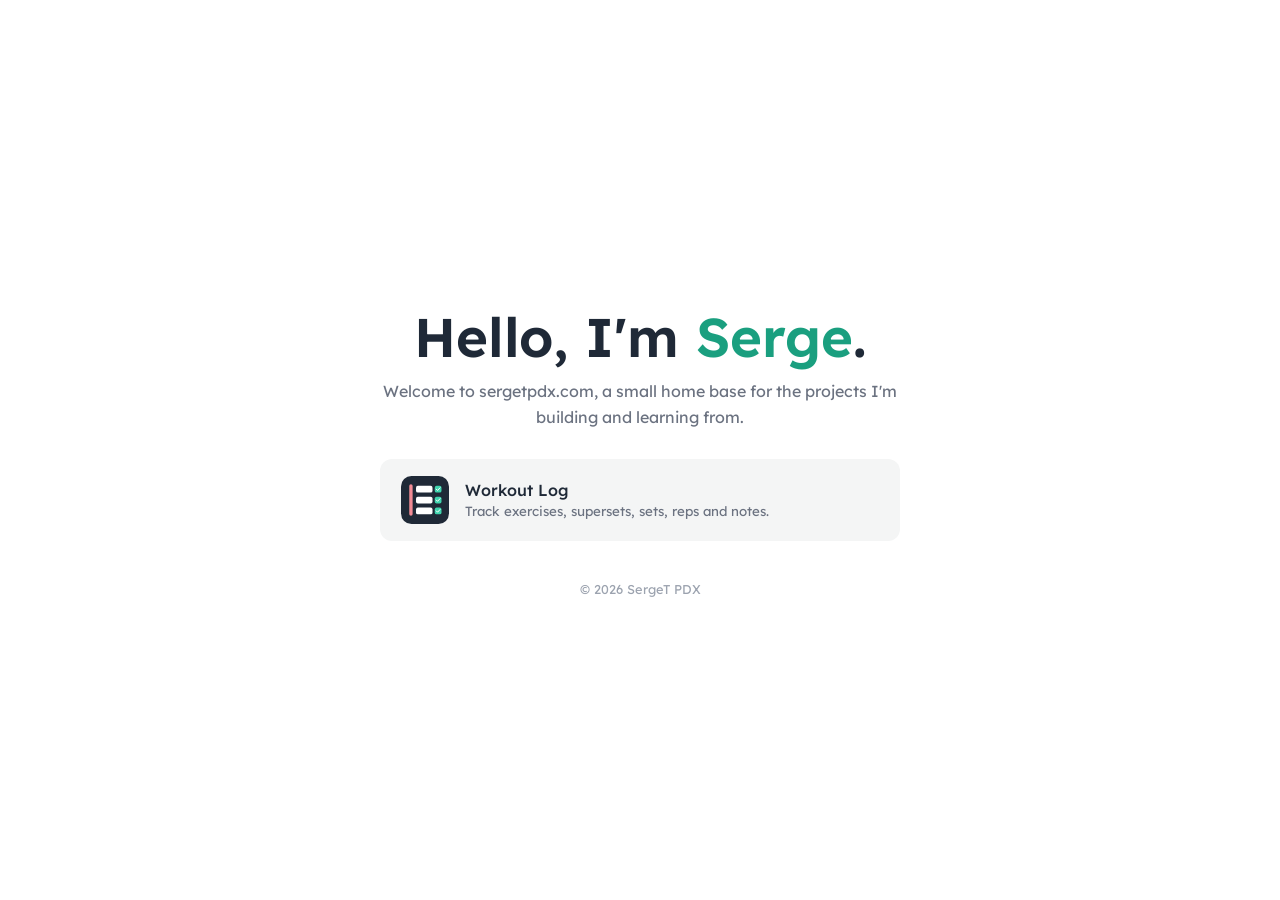
<file: index.html>
<!doctype html>
<html lang="en">
<head>
  <meta charset="utf-8">
  <meta name="viewport" content="width=device-width, initial-scale=1">
  <title>SergeT PDX</title>
  <meta name="description" content="Home of sergetpdx.com">
  <link rel="preconnect" href="https://fonts.googleapis.com">
  <link rel="preconnect" href="https://fonts.gstatic.com" crossorigin>
  <link href="https://fonts.googleapis.com/css2?family=Lexend:wght@400;500;600&display=swap" rel="stylesheet">
  <link rel="stylesheet" href="assets/css/site.css">
  <link rel="icon" href="workout_app/img/logo.svg" type="image/svg+xml">
  <style>
    main { min-height: 100vh; display: grid; place-items: center; padding: 24px 16px; }
    .hello { max-width: 520px; text-align: center; }
    h1 { font-size: clamp(2.2rem, 7vw, 3.4rem); font-weight: 600; margin: 0 0 8px; }
    h1 span { color: var(--mint-dark); }
    p { color: var(--ink-soft); line-height: 1.6; margin: 0 0 28px; }
    .card {
      display: flex; align-items: center; gap: 16px; text-align: left;
      padding: 16px 20px; border-radius: var(--radius); background: var(--surface);
      color: var(--ink); text-decoration: none; border: 1px solid transparent;
    }
    .card:hover { border-color: var(--mint); }
    .card img { width: 48px; height: 48px; }
    .card strong { display: block; font-weight: 500; }
    .card small { color: var(--ink-soft); }
    footer { margin-top: 40px; font-size: .8rem; color: var(--ink-faint); }
  </style>
</head>
<body>
  <main>
    <div class="hello">
      <h1>Hello, I'm <span>Serge</span>.</h1>
      <p>Welcome to sergetpdx.com, a small home base for the projects I'm building and learning from.</p>
      <a class="card" href="workout_app/">
        <img src="workout_app/img/logo.svg" alt="">
        <div>
          <strong>Workout Log</strong>
          <small>Track exercises, supersets, sets, reps and notes.</small>
        </div>
      </a>
      <footer>&copy; <span id="year"></span> SergeT PDX</footer>
    </div>
  </main>
  <script>document.getElementById("year").textContent = new Date().getFullYear();</script>
</body>
</html>
</file>
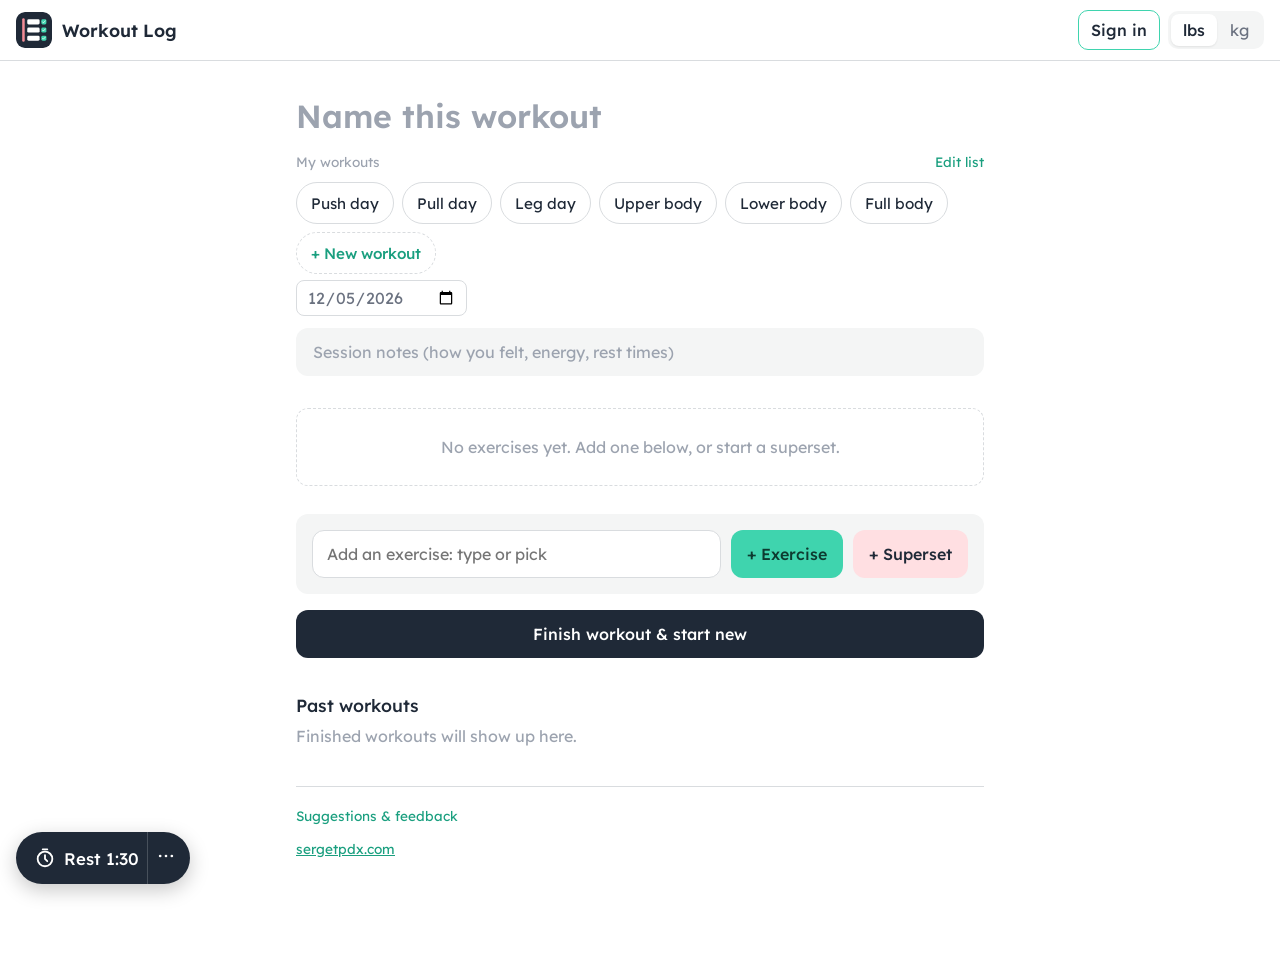
<file: workout_app/index.html>
<!doctype html>
<html lang="en">
<head>
  <meta charset="utf-8">
  <meta name="viewport" content="width=device-width, initial-scale=1, viewport-fit=cover">
  <title>Workout Log · SergeT PDX</title>
  <meta name="description" content="Log workouts: exercises, supersets, sets, reps, weight and notes.">
  <meta name="theme-color" content="#1f2937">
  <link rel="icon" href="img/logo.svg" type="image/svg+xml">
  <link rel="apple-touch-icon" href="img/logo.svg">
  <link rel="preconnect" href="https://fonts.googleapis.com">
  <link rel="preconnect" href="https://fonts.gstatic.com" crossorigin>
  <link href="https://fonts.googleapis.com/css2?family=Lexend:wght@400;500;600&display=swap" rel="stylesheet">
  <link rel="stylesheet" href="../assets/css/site.css">
  <link rel="stylesheet" href="css/workout.css">
</head>
<body>
  <header class="topbar">
    <a class="brand" href="../" aria-label="Back to sergetpdx.com">
      <img src="img/logo.svg" alt="" width="36" height="36">
      <span>Workout Log</span>
    </a>
    <div class="top-actions">
    <div id="account" class="account"></div>
    <div class="unit-switch" role="group" aria-label="Default weight unit">
      <button type="button" data-action="default-unit" data-unit="lbs">lbs</button>
      <button type="button" data-action="default-unit" data-unit="kg">kg</button>
    </div>
    </div>
  </header>

  <main id="app" class="wrap">
    <div id="sync-choice"></div>
    <section class="session">
      <textarea id="workout-name" class="title-input" data-field="workout-name" rows="1" placeholder="Name this workout" aria-label="Workout name" autocomplete="off" enterkeyhint="done"></textarea>
      <div class="title-picker" aria-label="My workouts">
        <div class="picker-head">
          <span>My workouts</span>
          <button type="button" class="link-btn" data-action="manage-titles" aria-pressed="false">Edit list</button>
        </div>
        <div id="title-chips" class="chips"></div>
        <div id="new-form-slot"></div>
      </div>
      <div class="session-meta">
        <input id="workout-date" type="date" data-field="workout-date" aria-label="Workout date">
        <span id="progress" class="progress"></span>
      </div>
      <textarea id="workout-notes" class="notes" data-field="workout-notes" rows="1" placeholder="Session notes (how you felt, energy, rest times)" aria-label="Session notes"></textarea>
    </section>

    <section id="blocks" aria-label="Exercises"></section>

    <section class="add-bar" aria-label="Add to workout">
      <input id="new-exercise" list="exercise-list" placeholder="Add an exercise: type or pick" aria-label="Exercise name" autocomplete="off">
      <div class="add-actions">
        <button type="button" class="btn btn-primary" data-action="add-single">+ Exercise</button>
        <button type="button" class="btn btn-pink" data-action="add-superset">+ Superset</button>
      </div>
      <p id="add-error" class="field-error" role="alert"></p>
    </section>

    <div id="save-slot"></div>

    <button type="button" class="btn btn-finish" data-action="finish">Finish workout &amp; start new</button>

    <section class="history">
      <h2>Past workouts</h2>
      <ul id="history-list"></ul>
    </section>

    <footer class="app-footer">
      <button type="button" class="link-btn" data-action="open-feedback" aria-expanded="false" hidden>Suggestions &amp; feedback</button>
      <div id="feedback-slot"></div>
      <p class="foot-links"><a href="../">sergetpdx.com</a></p>
    </footer>
  </main>

  <div id="rest-timer" class="rest-timer" aria-label="Rest timer"></div>

  <datalist id="exercise-list"></datalist>
  <div id="toast" class="toast" role="status" aria-live="polite" hidden>
    <span id="toast-msg"></span>
    <button type="button" data-action="undo">Undo</button>
  </div>

  <script type="module" src="js/app.js"></script>
</body>
</html>
</file>
<file: assets/css/site.css>
/* Shared design tokens for sergetpdx.com — every page and app imports this. */
:root {
  --ink: #1f2937;
  --ink-soft: #6b7280;
  --ink-faint: #9ca3af;
  --bg: #ffffff;
  --surface: #f4f5f5;
  --line: #d9dcdf;
  --mint: #3fd4ae;
  --mint-dark: #1a9f7f;
  --pink: #f28b95;
  --pink-soft: #ffdfe2;
  --danger: #d9485a;
  --radius: 12px;
  --font: "Lexend", system-ui, -apple-system, "Segoe UI", sans-serif;
}

@media (prefers-color-scheme: dark) {
  :root {
    --ink: #eef0f2;
    --ink-soft: #a7adb5;
    --ink-faint: #7b828b;
    --bg: #14181d;
    --surface: #1f252c;
    --line: #353c45;
    --pink-soft: #4a2a30;
  }
}

* { box-sizing: border-box; }

html, body {
  margin: 0;
  background: var(--bg);
  color: var(--ink);
  font-family: var(--font);
  -webkit-font-smoothing: antialiased;
}

a { color: var(--mint-dark); }
</file>
<file: workout_app/css/workout.css>
/* Workout Log styles. Colors and font come from ../assets/css/site.css */

body { padding-bottom: env(safe-area-inset-bottom); }

.wrap { max-width: 720px; margin: 0 auto; padding: 8px 16px 120px; } /* room for the timer */

button { font: inherit; color: inherit; cursor: pointer; }
input, textarea { font: inherit; color: var(--ink); }

/* ---------- top bar ---------- */
.topbar {
  position: sticky; top: 0; z-index: 5;
  display: flex; align-items: center; justify-content: space-between; gap: 12px;
  padding: 10px 16px; background: var(--bg); border-bottom: 1px solid var(--line);
}
.brand { display: flex; align-items: center; gap: 10px; color: var(--ink); text-decoration: none; font-weight: 600; font-size: 1.1rem; }
.brand img { border-radius: 9px; }

.unit-switch { display: flex; background: var(--surface); border-radius: 10px; padding: 3px; }
.unit-switch button {
  border: 0; background: transparent; padding: 6px 12px; border-radius: 8px; color: var(--ink-soft); min-width: 44px;
}
.unit-switch button[aria-pressed="true"] { background: var(--bg); color: var(--ink); font-weight: 500; box-shadow: 0 1px 2px rgba(0,0,0,.08); }

/* ---------- account / sync ---------- */
.top-actions { display: flex; align-items: center; gap: 8px; }
.account { position: static; } /* panel anchors to the sticky header instead */
.btn-signin {
  border: 1.5px solid var(--mint); background: var(--bg); color: var(--ink); border-radius: 10px;
  padding: 7px 12px; font-weight: 500; min-height: 40px;
}
.account-btn {
  position: relative; display: grid; place-items: center; width: 42px; height: 42px;
  border-radius: 10px; border: 1.5px solid var(--line); background: var(--bg);
}
.account-btn svg { width: 24px; height: 24px; fill: none; stroke: var(--ink); stroke-width: 1.8; stroke-linejoin: round; }
.sync-dot {
  position: absolute; right: 6px; bottom: 6px; width: 10px; height: 10px; border-radius: 50%;
  background: var(--ink-faint); border: 2px solid var(--bg);
}
.sync-synced .sync-dot { background: var(--mint); }
.sync-syncing .sync-dot { background: #f0b429; }
.sync-error .sync-dot, .sync-offline .sync-dot { background: var(--danger); }
.account-panel {
  position: absolute; right: 16px; top: calc(100% + 6px); width: min(320px, calc(100vw - 32px)); z-index: 20;
  background: var(--bg); border: 1px solid var(--line); border-radius: var(--radius); padding: 14px 16px;
  box-shadow: 0 10px 30px rgba(0,0,0,.15);
}
.account-panel p { margin: 0 0 6px; }
.acct-email { font-weight: 500; overflow-wrap: anywhere; }
.acct-status { color: var(--mint-dark); font-size: .9rem; }
.acct-note { color: var(--ink-soft); font-size: .85rem; }
.acct-actions { display: grid; grid-template-columns: 1fr 1fr; gap: 8px; margin-top: 10px; }
.acct-actions .btn { min-height: 42px; padding: 8px; }

.sync-choice {
  margin: 16px 0 4px; padding: 16px; border-radius: var(--radius);
  border: 2px solid var(--mint); background: var(--surface);
}
.sync-choice h2 { margin: 0 0 6px; font-size: 1.05rem; font-weight: 600; }
.sync-choice p { margin: 0 0 4px; color: var(--ink-soft); font-size: .95rem; line-height: 1.45; }
.sync-choice .acct-actions .btn { min-height: 48px; }
@media (max-width: 400px) { .sync-choice .acct-actions { grid-template-columns: 1fr; } }

/* ---------- session ---------- */
.session { padding: 16px 0 8px; }
.title-input {
  display: block; width: 100%; border: 0; background: transparent; padding: 4px 0;
  font-size: 2rem; font-weight: 600; line-height: 1.2; outline: none;
  resize: none; overflow: hidden; overflow-wrap: anywhere;
}
.title-input::placeholder { color: var(--ink-faint); }
.title-input:focus { box-shadow: inset 0 -2px 0 var(--mint); }
.session-meta { display: flex; align-items: center; justify-content: space-between; gap: 12px; margin: 6px 0 12px; }
.session-meta input[type="date"] {
  border: 1px solid var(--line); background: var(--bg); border-radius: 8px; padding: 6px 10px; color: var(--ink-soft);
}
.progress { color: var(--mint-dark); font-weight: 500; font-size: .9rem; }

.notes {
  width: 100%; resize: none; overflow: hidden; border: 1px solid transparent;
  background: var(--surface); border-radius: var(--radius); padding: 12px 16px;
  font-size: 1rem; line-height: 1.4; min-height: 48px;
}
.notes::placeholder { color: var(--ink-faint); }
.notes:focus, .num-input:focus, .add-bar input:focus, .ss-add input:focus { outline: none; border-color: var(--mint); }

/* ---------- workout title pick list ---------- */
.title-picker { margin: 10px 0 4px; }
.picker-head { display: flex; align-items: center; justify-content: space-between; color: var(--ink-faint); font-size: .85rem; margin-bottom: 8px; }
.link-btn { border: 0; background: transparent; color: var(--mint-dark); font-size: .85rem; padding: 4px 0; }
.chips { display: flex; flex-wrap: wrap; gap: 8px; }
.chip {
  display: inline-flex; align-items: center; max-width: 100%;
  border: 1.5px solid var(--line); border-radius: 999px; background: var(--bg);
}
.chip.is-on { border-color: var(--mint); background: var(--mint); }
.chip.is-on .chip-btn { color: #0d3b30; font-weight: 500; }
.chip-btn {
  border: 0; background: transparent; padding: 8px 14px; min-height: 40px; text-align: left;
  white-space: normal; overflow-wrap: anywhere; line-height: 1.25; font-size: .95rem;
}
.chip-x { border: 0; background: transparent; color: var(--danger); font-size: 1.2rem; padding: 0 12px 0 0; min-height: 40px; }
.chip-btn small { color: var(--ink-faint); font-size: .8rem; margin-left: 4px; }
.chip.is-on .chip-btn small { color: #0d3b30; }
.chip-new { border-style: dashed; }
.chip-new .chip-btn { color: var(--mint-dark); font-weight: 500; }
.new-form {
  display: grid; grid-template-columns: 1fr auto auto; gap: 8px; margin-top: 12px;
  padding: 12px; border-radius: var(--radius); background: var(--surface);
}
.new-form input {
  height: 48px; padding: 0 14px; border: 1px solid var(--line); border-radius: var(--radius); background: var(--bg); font-size: 1rem; min-width: 0;
}
.new-form .hint { grid-column: 1 / -1; margin: 0; color: var(--ink-soft); font-size: .85rem; }
.tpl-edit { display: flex; align-items: center; gap: 8px; width: 100%; }
.tpl-edit input {
  flex: 1; min-width: 0; height: 44px; padding: 0 14px; font-size: 1rem;
  border: 1.5px solid var(--line); border-radius: 999px; background: var(--bg);
}
.tpl-edit input:focus, .new-form input:focus { outline: none; border-color: var(--mint); }
.btn.btn-save {
  width: 100%; margin-top: 16px; text-align: left; background: var(--mint); color: #0d3b30;
}
.btn-save small { display: block; font-weight: 400; color: #0d3b30; opacity: .8; margin-top: 2px; }
.toast button[hidden] { display: none; }

@media (max-width: 400px) {
  .new-form { grid-template-columns: 1fr 1fr; }
  .new-form input { grid-column: 1 / -1; }
}

/* ---------- blocks ---------- */
#blocks { display: flex; flex-direction: column; gap: 20px; margin-top: 20px; }

.exercise { display: flex; flex-direction: column; gap: 14px; }
.single .exercise { padding: 16px; border: 1px solid var(--line); border-radius: var(--radius); }

.ex-head { display: flex; align-items: flex-start; justify-content: space-between; gap: 12px; }
.ex-title h3 { margin: 0; font-size: 1.25rem; font-weight: 500; }
.ex-title p { margin: 2px 0 0; color: var(--ink-faint); font-size: .95rem; }

.superset { position: relative; }
.ss-head { display: flex; align-items: center; gap: 8px; }
.ss-tag {
  background: var(--pink-soft); color: var(--ink); font-size: 1.05rem; font-weight: 500;
  padding: 6px 14px; border-radius: 12px 12px 12px 0;
}
.stepper { display: flex; gap: 4px; margin-left: auto; }
.stepper button {
  width: 36px; height: 36px; border-radius: 10px; border: 1px solid var(--line); background: var(--bg); font-size: 1.2rem; line-height: 1;
}
.ss-body {
  border-left: 4px solid var(--pink-soft); margin-left: 0; padding: 16px 0 4px 16px;
  display: flex; flex-direction: column; gap: 24px;
}
.ss-body .exercise + .exercise { padding-top: 20px; border-top: 1px dashed var(--line); }

/* ---------- set rows ---------- */
.sets { display: flex; flex-direction: column; gap: 10px; }
.set-row {
  display: grid; align-items: center; gap: 8px;
  grid-template-columns: 40px minmax(0, 1fr) 40px minmax(0, 1fr) 40px 48px 28px;
}
.set-num {
  display: grid; place-items: center; height: 44px; border: 1.5px solid var(--line); border-radius: 10px; font-size: 1.05rem;
}
.num-input {
  width: 100%; height: 52px; text-align: center; font-size: 1.3rem; border: 1px solid transparent;
  background: var(--surface); border-radius: var(--radius); -moz-appearance: textfield;
}
.num-input::-webkit-outer-spin-button, .num-input::-webkit-inner-spin-button { -webkit-appearance: none; margin: 0; }
.num-input::placeholder { color: var(--ink-faint); }
.unit-label, .unit-btn { color: var(--ink-faint); font-size: .95rem; text-align: center; }
.unit-btn {
  border: 0; background: transparent; padding: 6px 0; border-radius: 6px; text-decoration: underline dotted; text-underline-offset: 3px;
}
.unit-btn:hover { color: var(--ink); }

.check {
  width: 48px; height: 48px; border-radius: 10px; border: 1.5px solid var(--line); background: var(--bg);
  display: grid; place-items: center; transition: background .15s, border-color .15s;
}
.check svg { width: 26px; height: 26px; fill: none; stroke: var(--line); stroke-width: 2.4; stroke-linecap: round; stroke-linejoin: round; }
.check[aria-pressed="true"] { background: var(--mint); border-color: var(--mint); }
.check[aria-pressed="true"] svg { stroke: #fff; }
.set-row.is-done .num-input { color: var(--ink-soft); }

.icon-btn {
  display: grid; place-items: center; width: 40px; height: 40px; flex: none;
  border: 0; background: transparent; border-radius: 10px; color: var(--ink-faint); font-size: 1.4rem;
}
.icon-btn:hover { background: var(--surface); color: var(--danger); }
.icon-btn svg { width: 22px; height: 22px; fill: none; stroke: currentColor; stroke-width: 1.8; stroke-linecap: round; stroke-linejoin: round; }
.icon-btn.small { width: 28px; height: 28px; font-size: 1.2rem; }
.icon-spacer { width: 28px; }

/* ---------- buttons & add bars ---------- */
.btn {
  border: 0; border-radius: var(--radius); padding: 12px 16px; font-weight: 500; min-height: 48px;
}
.btn-primary { background: var(--mint); color: #0d3b30; }
.btn-pink { background: var(--pink-soft); color: var(--ink); }
.btn-ghost { background: transparent; border: 1.5px dashed var(--line); color: var(--ink-soft); }
.btn-ghost:hover { border-color: var(--mint); color: var(--ink); }
.btn-finish { width: 100%; margin-top: 16px; background: var(--ink); color: var(--bg); }

.add-bar {
  margin-top: 28px; padding: 16px; border-radius: var(--radius); background: var(--surface);
  display: flex; flex-direction: column; gap: 10px;
}
.add-bar input, .ss-add input {
  width: 100%; height: 48px; padding: 0 14px; border: 1px solid var(--line); border-radius: var(--radius); background: var(--bg); font-size: 1rem;
}
.add-actions { display: grid; grid-template-columns: 1fr 1fr; gap: 10px; }
.field-error { margin: 0; color: var(--danger); font-size: .85rem; min-height: 0; }
.field-error:empty { display: none; }
.ss-add { display: grid; grid-template-columns: 1fr auto; gap: 8px; }

.empty { color: var(--ink-faint); margin: 0; }
.empty.big { text-align: center; padding: 28px 0; border: 1.5px dashed var(--line); border-radius: var(--radius); }

/* ---------- history ---------- */
.history { margin-top: 36px; }
.history h2 { font-size: 1.1rem; font-weight: 500; margin: 0 0 10px; }
.history ul { list-style: none; margin: 0; padding: 0; display: flex; flex-direction: column; gap: 8px; }
.history li { display: flex; align-items: center; gap: 8px; }
.hist-open {
  flex: 1; text-align: left; border: 1px solid var(--line); background: var(--bg); border-radius: var(--radius); padding: 10px 14px;
}
.hist-open strong { display: block; font-weight: 500; overflow-wrap: anywhere; }
.hist-open small { color: var(--ink-faint); }

/* ---------- toast ---------- */
.toast {
  position: fixed; left: 50%; bottom: calc(88px + env(safe-area-inset-bottom)); transform: translateX(-50%);
  display: flex; align-items: center; gap: 16px; padding: 12px 16px; border-radius: var(--radius);
  background: var(--ink); color: var(--bg); box-shadow: 0 6px 20px rgba(0,0,0,.2); z-index: 10; max-width: calc(100% - 32px);
}
.toast[hidden] { display: none; }
.toast button { border: 0; background: transparent; color: var(--mint); font-weight: 600; padding: 4px; }

/* ---------- small phones ---------- */
@media (max-width: 400px) {
  .set-row { grid-template-columns: 34px minmax(0, 1fr) 32px minmax(0, 1fr) 34px 44px 24px; gap: 6px; }
  .num-input { height: 48px; font-size: 1.15rem; }
  .check { width: 44px; height: 44px; }
  .ss-body { padding-left: 12px; }
  .title-input { font-size: 1.7rem; }
}

/* ---------- desktop ---------- */
@media (min-width: 760px) {
  .wrap { padding-top: 16px; }
  .add-bar { flex-direction: row; flex-wrap: wrap; align-items: center; }
  .add-bar input { flex: 1; }
  .add-actions { display: flex; }
}

/* ---------- rest timer ---------- */
.rest-timer {
  /* bottom-left: keeps the green check buttons (right side) free to tap */
  position: fixed; left: 16px; bottom: calc(16px + env(safe-area-inset-bottom)); z-index: 15;
  display: flex; flex-direction: column; align-items: flex-start; gap: 10px;
}
.timer-pill {
  --p: 0;
  display: flex; align-items: stretch; border-radius: 999px; overflow: hidden;
  background: var(--ink); color: var(--bg); box-shadow: 0 6px 20px rgba(0,0,0,.22);
  /* progress fill grows left → right while resting */
  background-image: linear-gradient(90deg, rgba(63,212,174,.45) calc(var(--p) * 100%), transparent 0);
}
.timer-pill.mode-done { background: var(--mint); color: #0d3b30; animation: timer-pulse 1s ease-in-out 3; }
.timer-main, .timer-more { border: 0; background: transparent; color: inherit; min-height: 52px; }
.timer-main { display: flex; align-items: center; gap: 8px; padding: 0 8px 0 18px; font-weight: 500; font-size: 1.05rem; }
.timer-main small { font-size: .75rem; opacity: .8; }
.timer-time { font-variant-numeric: tabular-nums; }
.timer-main svg { width: 22px; height: 22px; fill: none; stroke: currentColor; stroke-width: 2; stroke-linecap: round; }
.timer-more { padding: 0 14px 0 8px; border-left: 1px solid rgba(255,255,255,.18); }
.timer-more svg { width: 20px; height: 20px; fill: currentColor; }
.mode-done .timer-more { border-left-color: rgba(13,59,48,.2); }
@keyframes timer-pulse { 50% { transform: scale(1.06); } }

.timer-panel {
  order: -1; width: min(340px, calc(100vw - 32px)); padding: 14px 16px 16px;
  background: var(--bg); color: var(--ink); border: 1px solid var(--line); border-radius: var(--radius);
  box-shadow: 0 12px 32px rgba(0,0,0,.18);
}
.tp-head { display: flex; align-items: center; justify-content: space-between; }
.tp-big { text-align: center; font-size: 3rem; font-weight: 600; font-variant-numeric: tabular-nums; margin: 4px 0 10px; }
.tp-row { display: grid; grid-template-columns: 1fr 1.3fr 1fr; gap: 8px; }
.tp-row .btn { padding: 10px 6px; }
.tp-reset { display: block; margin: 8px auto 0; }
.tp-label { margin: 14px 0 8px; color: var(--ink-faint); font-size: .85rem; }
.tp-auto { display: flex; gap: 10px; align-items: flex-start; margin-top: 14px; font-size: .9rem; color: var(--ink-soft); line-height: 1.35; }
.tp-auto small { display: block; color: var(--ink-faint); font-size: .8rem; margin-top: 2px; }
.tp-auto input { width: 20px; height: 20px; accent-color: var(--mint-dark); flex: none; margin: 0; }

/* ---------- footer + suggestions ---------- */
.app-footer { margin-top: 40px; padding-top: 16px; border-top: 1px solid var(--line); }
.foot-links { margin: 12px 0 0; font-size: .85rem; color: var(--ink-faint); }
.feedback { display: flex; flex-direction: column; gap: 8px; margin-top: 10px; }
.feedback label { font-weight: 500; }
.feedback textarea {
  width: 100%; resize: vertical; min-height: 110px; padding: 12px 14px; font-size: 1rem; line-height: 1.4;
  border: 1px solid var(--line); border-radius: var(--radius); background: var(--bg);
}
.feedback textarea:focus { outline: none; border-color: var(--mint); }
.feedback .hint { margin: 0; color: var(--ink-soft); font-size: .85rem; }
.fb-actions { display: flex; gap: 8px; }
.hp { position: absolute; left: -9999px; width: 1px; height: 1px; opacity: 0; }
.fb-thanks { margin: 10px 0 0; color: var(--mint-dark); font-weight: 500; }
</file>
